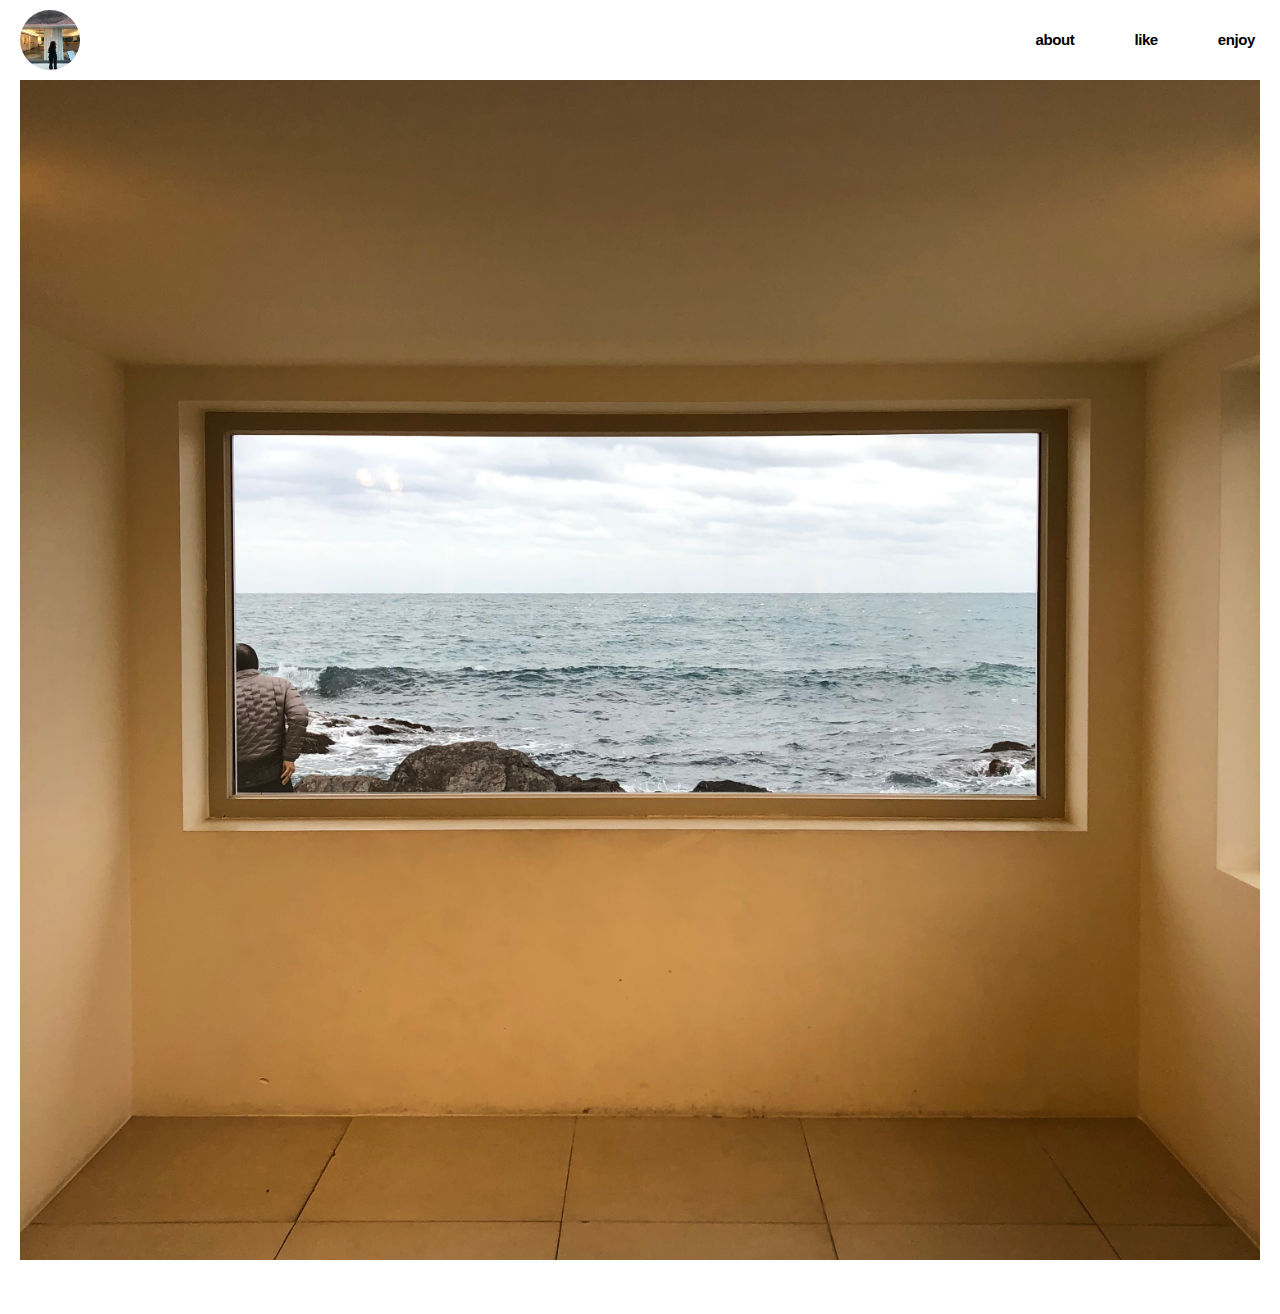
<file: index.html>
<!doctype html>
<html>
<head>
    <meta name="viewport" content="width=device-width; initial-scale=1.0, maximum-scale=1, minimum-scale=1, user-scalable=yes">
    <meta http-equiv="X-UA-Compatible" content="IE=edge"> 
    <title>profile</title>
    <meta charset="utf-8">
    <link href="css/reset.css" rel="stylesheet" type="text/css" /> 
    <link href="css/common.css" rel="stylesheet" type="text/css" />
    <link href="css/index.css" rel="stylesheet" type="text/css" />
    <link rel="stylesheet" href="https://use.fontawesome.com/releases/v5.14.0/css/all.css" integrity="sha384-HzLeBuhoNPvSl5KYnjx0BT+WB0QEEqLprO+NBkkk5gbc67FTaL7XIGa2w1L0Xbgc" crossorigin="anonymous">
</head>
<body>
    <header class="top">
       <h1><a href="index.html"><img src="img/IMG_8971.JPG" alt="logo"></a></h1>
        <ul>
            <li><a href="1.html">about</a></li>
            <li><a href="2.html">like</a></li>
            <li><a href="3.html">enjoy</a></li>
        </ul>
    </header>
    <div class="wrap">
        <img src="img/IMG_2003.JPG" width="100%">
    </div>
    
    <footer class="bottom">
    <ul>
    <li><a target="_blank" href="https://github.com/gabiiiiiiii"><i class="fab fa-github-square fa-2x"></i></a></li>
    <li><a target="_blank" href="https://velog.io/@ggg9_">
<i class="fas fa-pen-square fa-2x"></i></a></li>
    </ul>
    </footer>
</body>
</html>
</file>
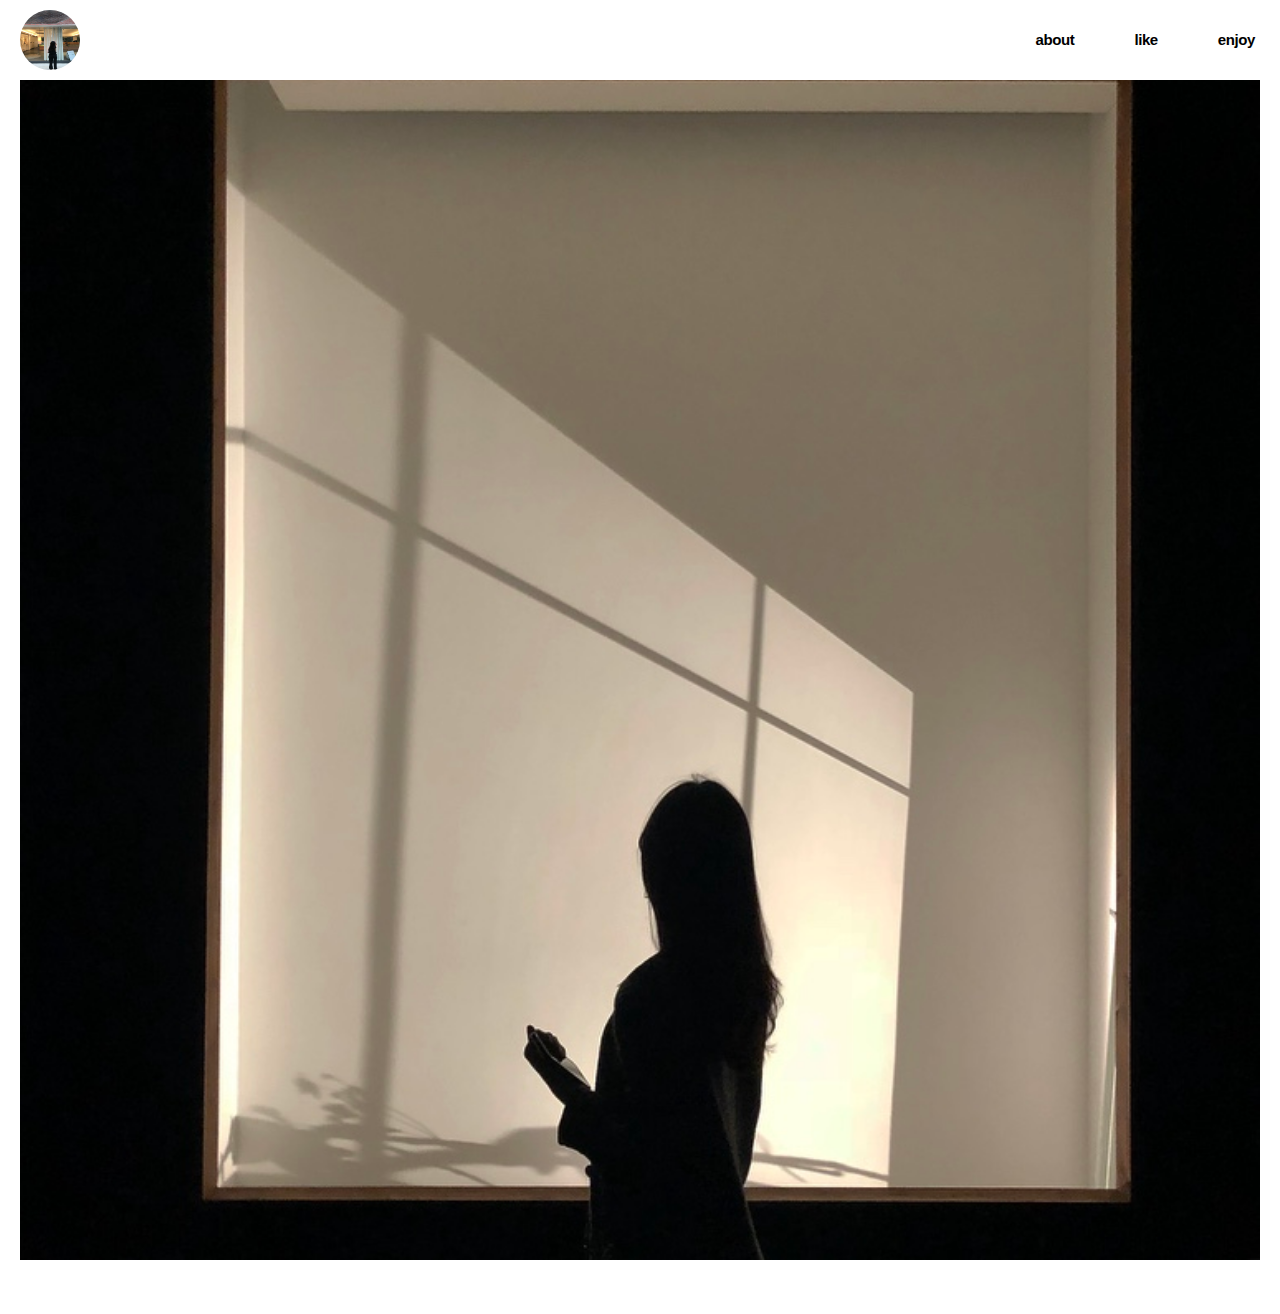
<file: 1.html>
<!doctype html>
<html>
<head>
    <meta name="viewport" content="width=device-width; initial-scale=1.0, maximum-scale=1, minimum-scale=1, user-scalable=yes">
    <meta http-equiv="X-UA-Compatible" content="IE=edge"> 
    <title>profile</title>
    <meta charset="utf-8">
    <link href="css/reset.css" rel="stylesheet" type="text/css" /> 
    <link href="css/common.css" rel="stylesheet" type="text/css" />
    <link href="css/index.css" rel="stylesheet" type="text/css" />
    <link rel="stylesheet" href="https://use.fontawesome.com/releases/v5.14.0/css/all.css" integrity="sha384-HzLeBuhoNPvSl5KYnjx0BT+WB0QEEqLprO+NBkkk5gbc67FTaL7XIGa2w1L0Xbgc" crossorigin="anonymous">
</head>
<body>
    <header class="top">
       <h1><a href="index.html"><img src="img/IMG_8971.JPG" alt="logo"></a></h1>
        <ul>
            <li><a href="1.html">about</a></li>
            <li><a href="2.html">like</a></li>
            <li><a href="3.html">enjoy</a></li>
        </ul>
    </header>
    <div class="wrap">
        <img src="img/IMG_3179.JPG" width="100%">
    </div>
    <footer class="bottom">
    <ul>
    <li><a target="_blank" href="https://github.com/gabiiiiiiii"><i class="fab fa-github-square fa-2x"></i></a></li>
    <li><a target="_blank" href="https://velog.io/@ggg9_">
<i class="fas fa-pen-square fa-2x"></i></a></li>
    </ul>
    </footer>
</body>
</html>
</file>
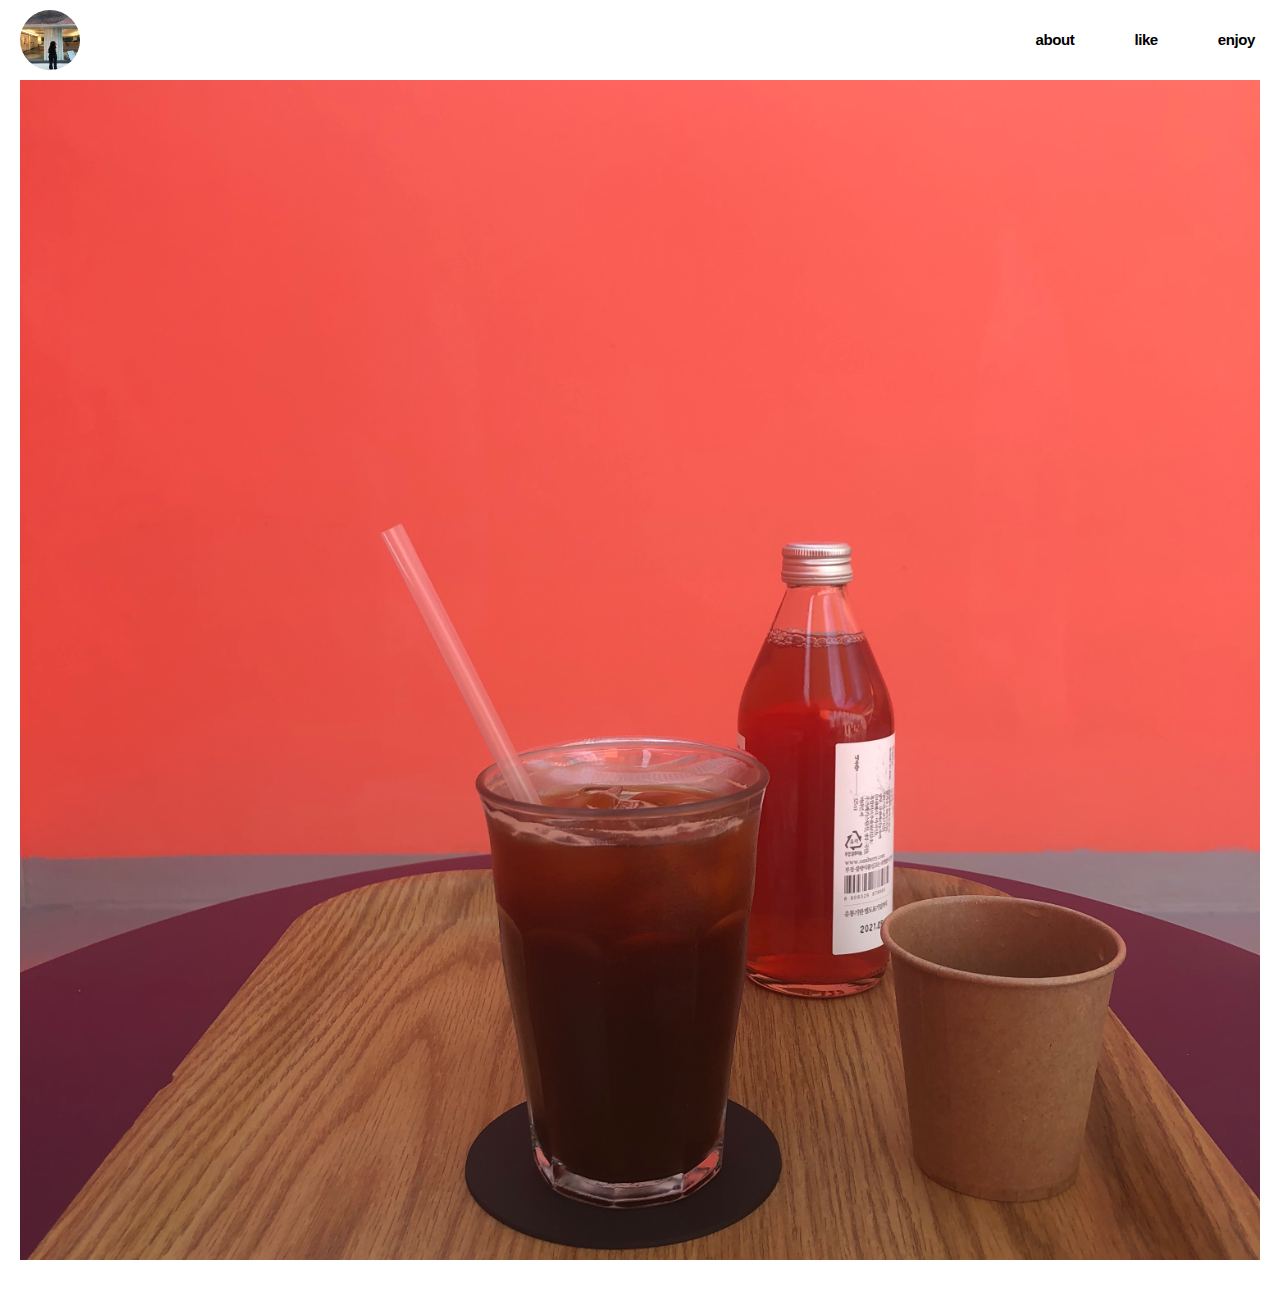
<file: 2.html>
<!doctype html>
<html>
<head>
    <meta name="viewport" content="width=device-width; initial-scale=1.0, maximum-scale=1, minimum-scale=1, user-scalable=yes">
    <meta http-equiv="X-UA-Compatible" content="IE=edge"> 
    <title>profile</title>
    <meta charset="utf-8">
    <link href="css/reset.css" rel="stylesheet" type="text/css" /> 
    <link href="css/common.css" rel="stylesheet" type="text/css" />
    <link href="css/index.css" rel="stylesheet" type="text/css" />
    <link rel="stylesheet" href="https://use.fontawesome.com/releases/v5.14.0/css/all.css" integrity="sha384-HzLeBuhoNPvSl5KYnjx0BT+WB0QEEqLprO+NBkkk5gbc67FTaL7XIGa2w1L0Xbgc" crossorigin="anonymous">
</head>
<body>
    <header class="top">
       <h1><a href="index.html"><img src="img/IMG_8971.JPG" alt="logo"></a></h1>
        <ul>
            <li><a href="1.html">about</a></li>
            <li><a href="2.html">like</a></li>
            <li><a href="3.html">enjoy</a></li>
        </ul>
    </header>
    <div class="wrap">
        <img src="img/IMG_8970.JPG" width="100%">
    </div>
    <footer class="bottom">
    <ul>
    <li><a target="_blank" href="https://github.com/gabiiiiiiii"><i class="fab fa-github-square fa-2x"></i></a></li>
    <li><a target="_blank" href="https://velog.io/@ggg9_">
<i class="fas fa-pen-square fa-2x"></i></a></li>
    </ul>
    </footer>
</body>
</html>
</file>
<file: css/common.css>
.top{width:100%; background-color:white; position: fixed; top:0; line-height: 80px;} 

.hide {position: absolute; top: -999em;}

ul{background-color:white; float: right;}

.top li{height:80px; float:left; text-align: left; padding: 0 15px; font-size: 15px; font-weight: bolder; margin-right: 30px;}

ul li a:hover{color:white;}

ul li a:active{color: black;}

.bottom{width:100%; height:50px; float:left; background-color: white; color:black;}

.bottom li{float: left; padding: 5px; color: black;}

h1 img{width: 60px; height: 60px; border-radius: 30px; float: left; margin-top: 10px;}
</file>
<file: css/index.css>
.wrap{width:100%; margin:0 auto;}

body{margin: 20px;}
</file>
